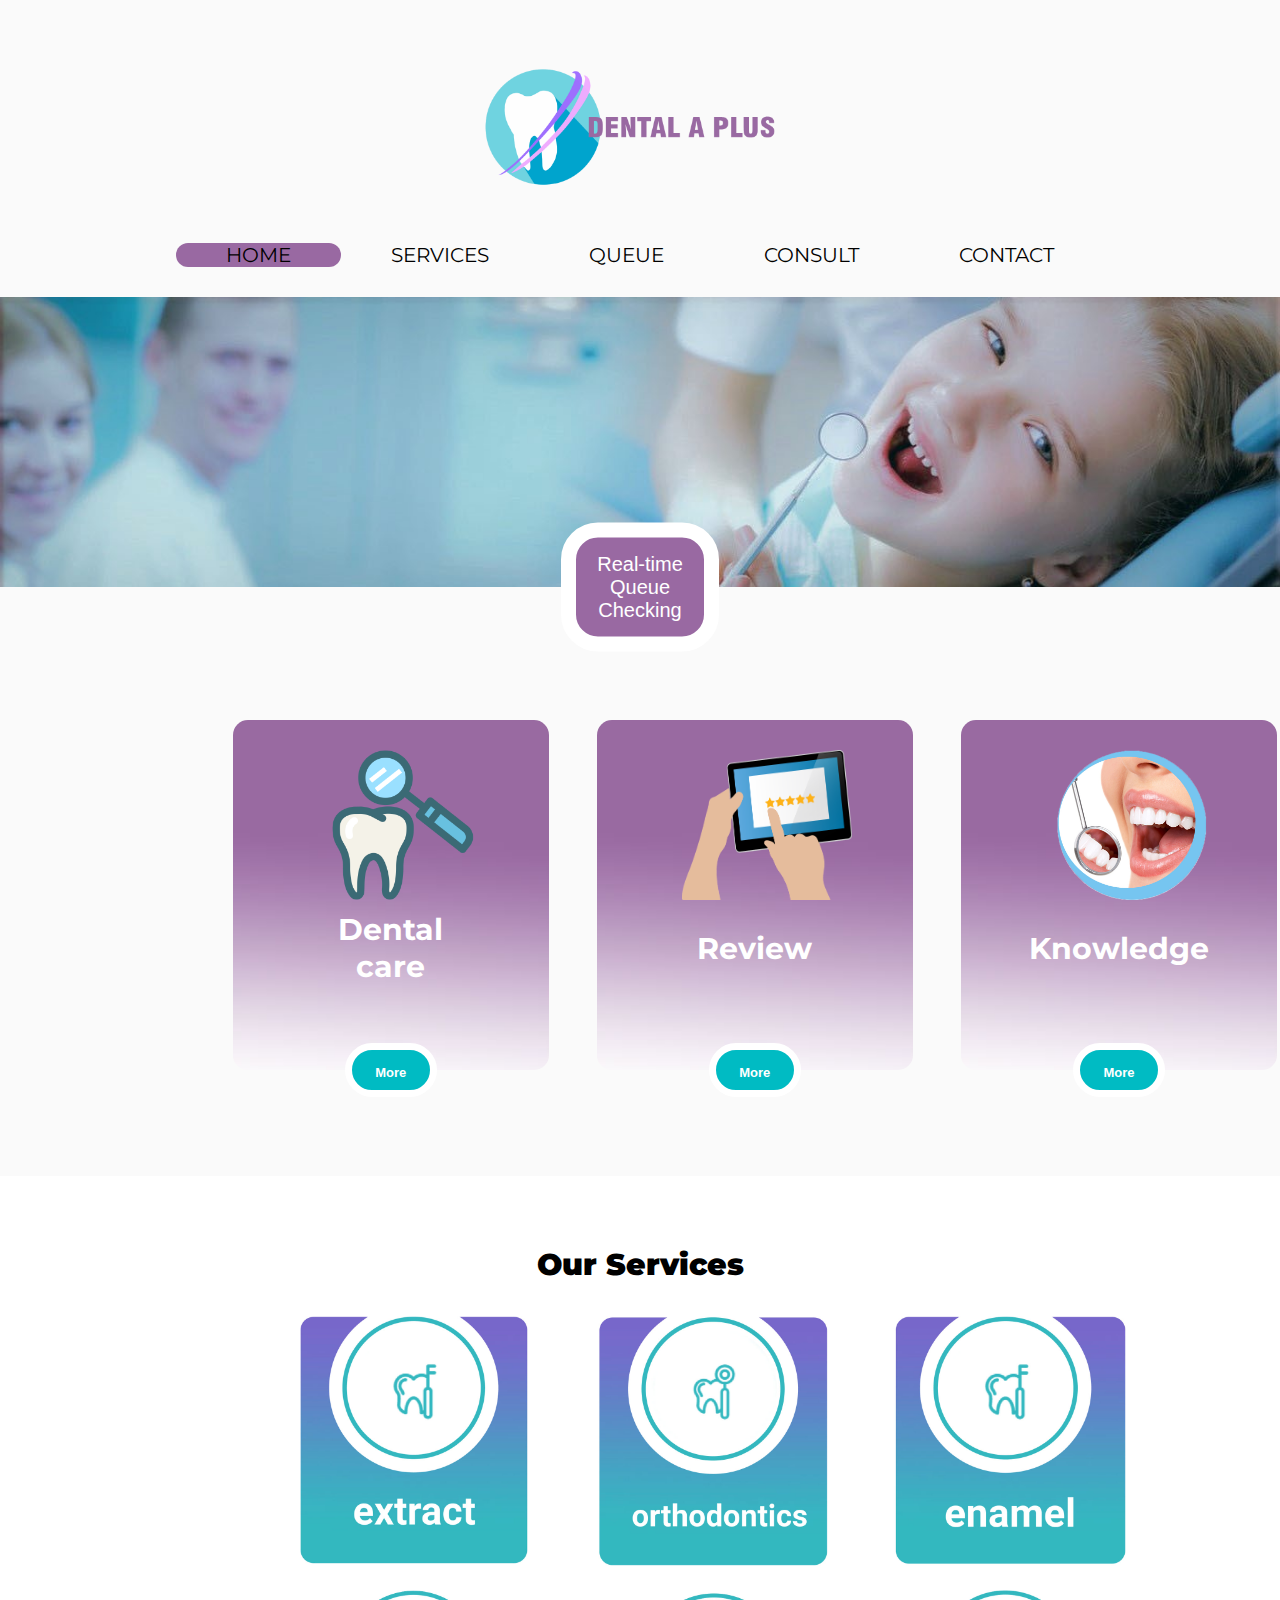
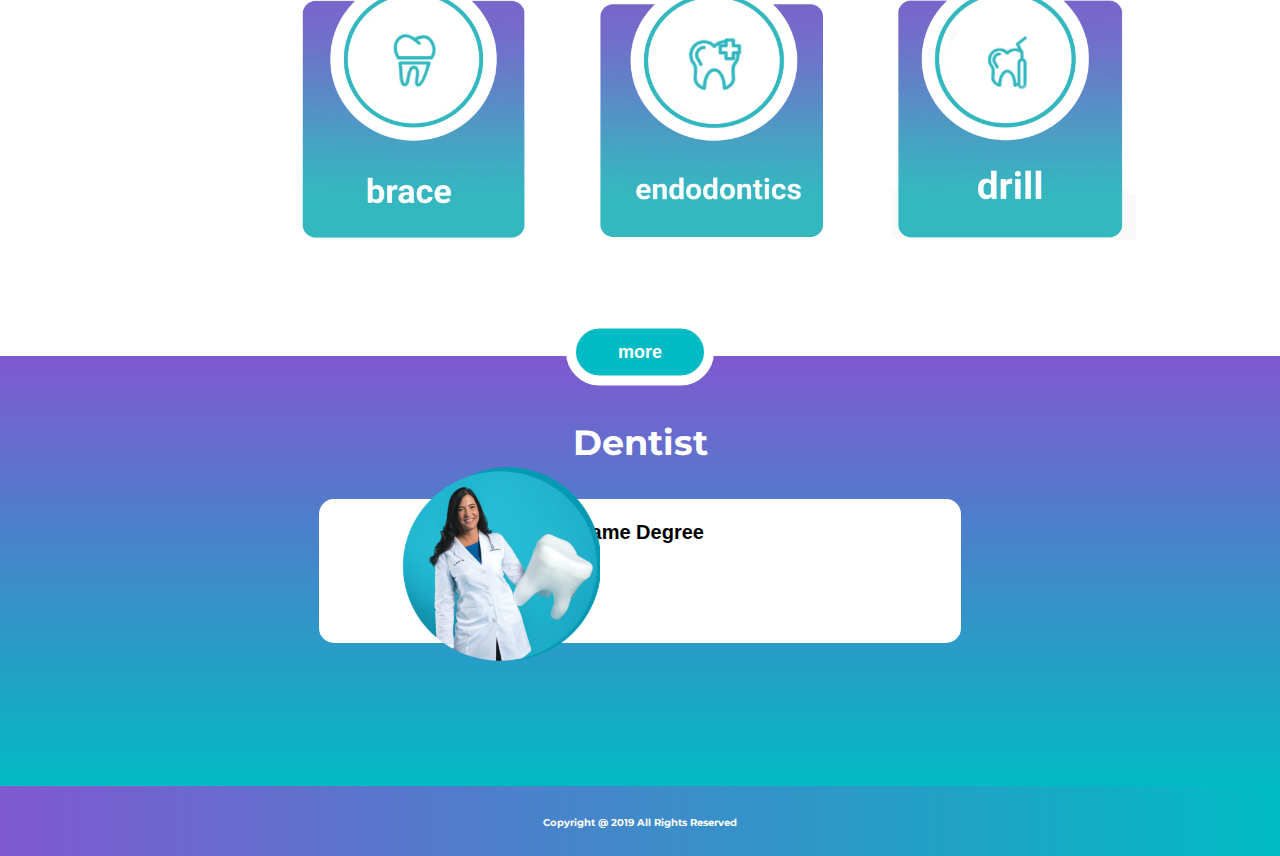
<file: index.html>
<!DOCTYPE html>
<html>
    <head>
        <meta charset="utf-8">
        <title>Dental A Plus - Home</title>
        <link rel="stylesheet" href="styles/style.css"/>
    </head>
    <body>
        <header>
            <a href="login.html" id="loginBtn">Login</a>
            <img src="images/logo.png">  
        </header>
        <nav id="navbar">
            <a href="index.html" id="current_page">HOME</a>
            <a href="#" >SERVICES</a>
            <a href="queue.html" >QUEUE</a>
            <a href="consult.html" >CONSULT</a>
            <a href="contact.html" >CONTACT</a>
            <div class="line"></div>
        </nav>
        <div id="web_header_home">
            <img id="head_home"src="images/baby_dent.jpg">
            <div class="center_bottom">
                <a href="#" class="queueButton">Real-time Queue Checking</a>
            </div>
        </div>

        <div style=" height: 100px;"></div>

        <div id="content_home">
            <table>
                <tr id="row_label">
                    <td><div id="content_table_home">
                            <img id="table_dentalcare"src="images/background_content_home.jpg">
                            <div class="top_content_home">
                                <img id="img_dentalcare" src="images/dentalCare_home.png">
                            </div>
                            <div class="center_content_home">
                                <p id="txt_content">Dental care</p>
                            </div>
                            <div class="center_bottom">
                                <a href="#" class="moreButton">More</a>
                            </div>
                        </div>
                    </td>
                    <td><div id="content_table_home">
                            <img id="table_dentalcare"src="images/background_content_home.jpg">
                            <div class="top_content_home">
                                <img id="img_review" src="images/review_home.png">
                            </div>
                            <div class="center_content_home">
                                <p id="txt_content">Review</p>
                            </div>
                            <div class="center_bottom">
                                <a href="#" class="moreButton">More</a>
                            </div>
                        </div>
                    </td>
                    <td><div id="content_table_home">
                            <img id="table_dentalcare"src="images/background_content_home.jpg">
                            <div class="top_content_home">
                                <img id="img_knowledge" src="images/knowledge_home.png">
                            </div>
                            <div class="center_content_home">
                                <p id="txt_content">Knowledge</p>
                            </div>
                            <div class="center_bottom">
                                <a href="#" class="moreButton">More</a>
                            </div>
                        </div>
                    </td>
                </tr>
            </table>
            <div style=" height: 100px;"></div>

        </div>
        <div class="content_services">
            <div style=" height: 50px;"></div>
            <h1 id="our_services">Our Services</h1>
            <table id="home_table">
                <tr id="row_label">
                    <td>
                        <img id="img_services" src="images/extract_home.jpg">
                    </td>
                    <td>
                        <img id="img_services" src="images/orthodontics_home.jpg">
                    </td>
                    <td>
                        <img id="img_services" src="images/enamel_home.jpg">
                    </td>
                </tr>
                <tr id="row_label">
                    <td><img id="img_services" src="images/brace_home.jpg"></td>
                    <td><img id="img_services" src="images/endodontics_home.jpg"></td>
                    <td><img id="img_services" src="images/drill_home.jpg"></td>
                </tr>
            </table>
            <div style=" height: 100px;"></div>
        </div>
  
        <div id="content_dentist">
            <div class="center_top_dentist">
                <a href="#" class="moreDentistButton">more</a>
            </div>
            <h3 id="dentist">Dentist</h3>
            <div class="name_degree">Name Degree</div>
            <div class="position_dentist">
                <img src="images/dentist_people.png">
            </div>
        </div>

        <div id="footer">Copyright @ 2019 All Rights Reserved</div>
    </body>
</html>
</file>
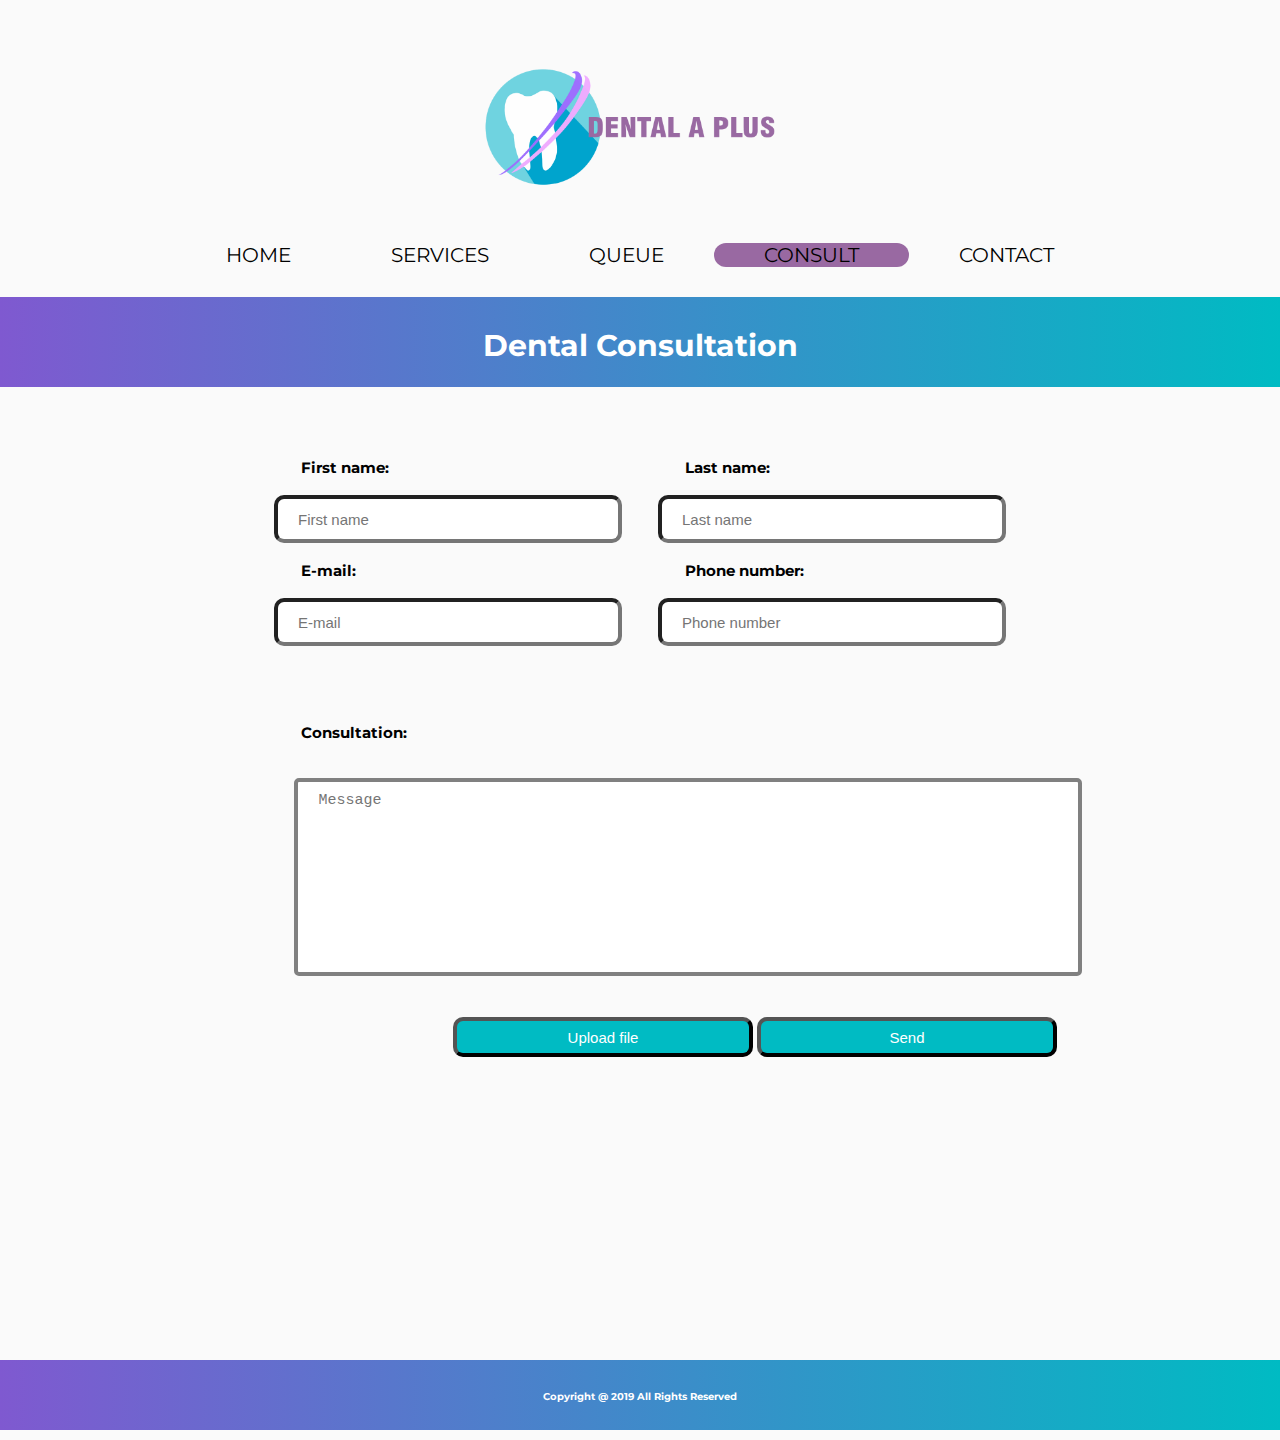
<file: consult.html>
<!DOCTYPE html>
<html>

<head>
    <meta charset="utf-8" name="viewport" content="width=device-width, initial-scale=1.0">
    <title>Dental A Plus - Consult</title>
    <link rel="stylesheet" href="styles/style.css" />
</head>

<body>
    <header>
        <a href="login.html" id="loginBtn">Login</a>
        <img src="images/logo.png">
    </header>
    <nav id="navbar">
        <a href="index.html">HOME</a>
        <a href="#">SERVICES</a>
        <a href="queue.html">QUEUE</a>
        <a href="consult.html" id="current_page">CONSULT</a>
        <a href="contact.html">CONTACT</a>
        <div class="line"></div>
    </nav>
    <div id="web_header">
        <p>Dental Consultation</p>
    </div>
    <div id="consult_inputBox">
        <form name="consult_form">
            <table id="consult_table">
                <tr id="row_label">
                    <td><label>First name: </label></td>
                    <td><label>Last name: </label></td>
                </tr>
                <tr>
                    <td><input type="text" required=" " name="consult_fname" placeholder="First name"></td>
                    <td><input type="text" required=" " name="consult_lname" placeholder="Last name"></td>
                </tr>
                <tr id="row_label">
                    <td><label>E-mail: </label></td>
                    <td><label>Phone number: </label></td>
                </tr>
                <tr>
                    <td><input type="email" required=" " name="consult_email" placeholder="E-mail"></td>
                    <td><input type="number" required=" " name="consult_phone" placeholder="Phone number"></td>
                </tr>
                <tr id="row_textArea">
                    <td><label>Consultation: </label></td>
                </tr>
            </table>

            <textarea id="consult_textArea" type="text" required=" " rows="10" cols="50"
                placeholder="Message"></textarea>

            <table>
                <tr>
                    <td>
                        <input id="uploadFile" type="submit" value="Upload file">
                    </td>
                    <td>
                        <input id="send" type="submit" value="Send">
                    </td>
                </tr>
            </table>
        </form>
    </div>
    <div id="free_space"></div>
    <div id="footer">Copyright @ 2019 All Rights Reserved</div>
</body>

</html>
</file>
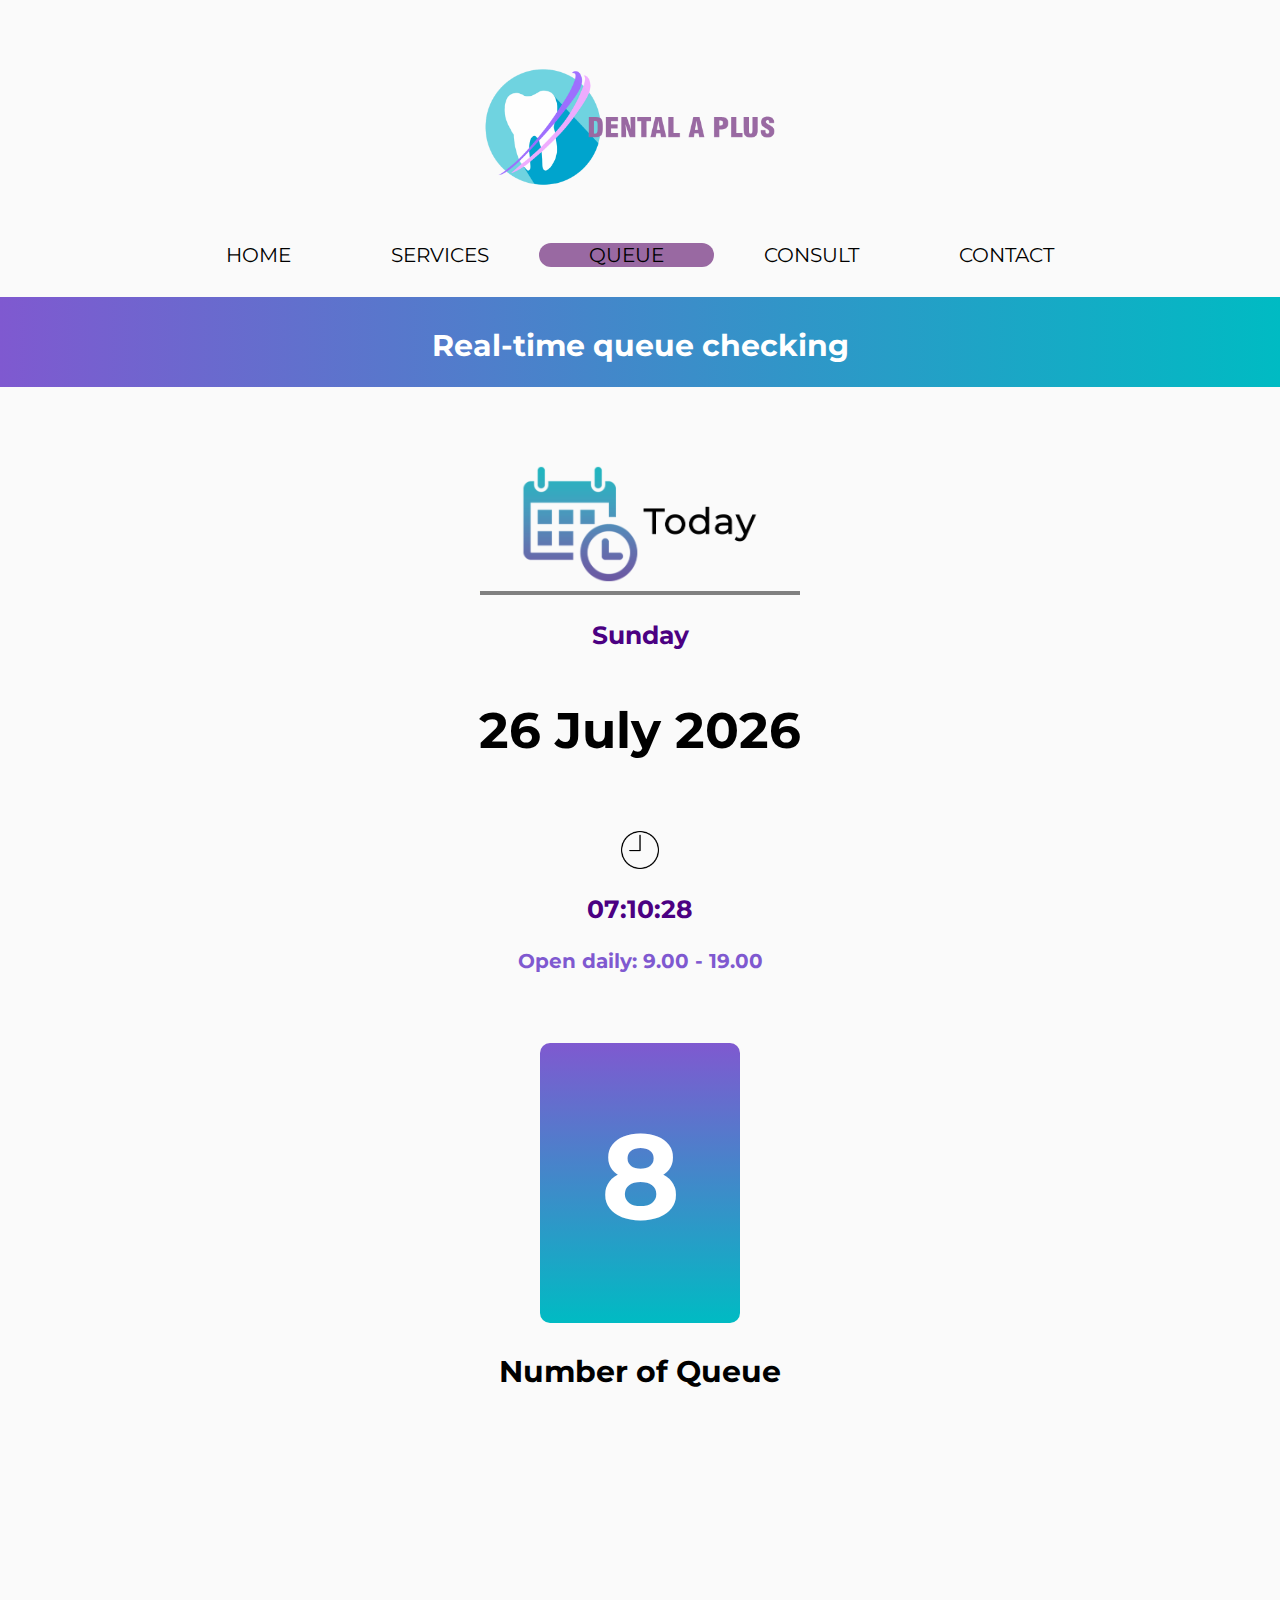
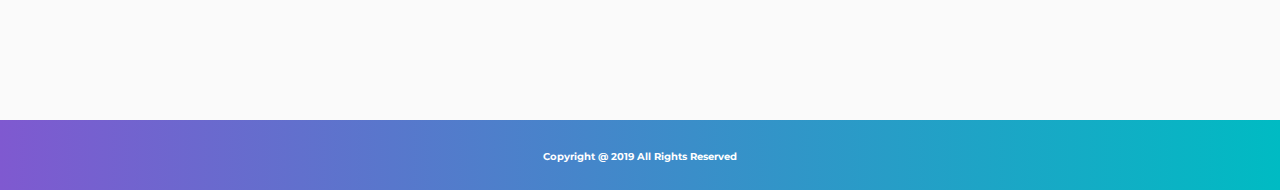
<file: queue.html>
<!DOCTYPE html>
<html>

<head>
    <meta charset="utf-8">
    <title>Dental A Plus - Consult</title>
    <link rel="stylesheet" href="styles/style.css" />
</head>

<body onload="renderTime();">
    <header>
        <a href="login.html" id="loginBtn">Login</a>
        
        <img src="images/logo.png">
    </header>
    <nav id="navbar">
        <a href="index.html">HOME</a>
        <a href="#">SERVICES</a>
        <a href="queue.html" id="current_page">QUEUE</a>
        <a href="consult.html">CONSULT</a>
        <a href="contact.html">CONTACT</a>
        <div class="line"></div>
        <div class="line"></div>
    </nav>
    <div id="web_header">
        <p>Real-time queue checking</p>
    </div>
    <div id="queue_calendar">
        <img src="images/calendar.png">
        <div id="sep_line">line</div>
        <p id="dateSeven"></p>
        <p id="dateDisplay"></p>
        <img src="images/time.png" style="width: 3%; ">
        <p id="clockDisplay"></p>
        <p id="para2">Open daily: 9.00 - 19.00</p>
    </div>
    <div>
        <p id="patient_queue">8</p>
        <p id="num_of_queue">Number of Queue</p>
    </div>
    <div id="free_space"></div>
    <div id="footer">Copyright @ 2019 All Rights Reserved</div>

    <script>
        function renderTime() {
            // Date 
            var myDate = new Date();
            var year = myDate.getYear();
            if (year < 1000) {
                year += 1900;
            }
            var day = myDate.getDay();
            var month = myDate.getMonth();
            var daym = myDate.getDate();
            var dayArray = new Array("Sunday", "Monday", "Tuesday", "Wednesday", "Thursday", "Friday", "Saturday");
            var monthArray = new Array("January", "February", "March", "April", "May", "June", "July", "August", "September", "October", "November", "December");
            // Date End

            // Time
            var currentTime = new Date();
            var hours = currentTime.getHours();
            var minutes = currentTime.getMinutes();
            var seconds = currentTime.getSeconds();

            if (hours == 24) {
                hours = 0;
            } else if (hours > 12) {
                hours = hours - 0;
            }
            if (hours < 10) {
                hours = "0" + hours;
            }
            if (minutes < 10) {
                minutes = "0" + minutes;
            }
            if (seconds < 10) {
                seconds = "0" + seconds;
            }

            var myDay = document.getElementById("dateSeven");
            var myDate = document.getElementById("dateDisplay");
            var myClock = document.getElementById("clockDisplay");

            myDay.innerHTML = dayArray[day];
            myDate.innerHTML = daym + " " + monthArray[month] + " " + year;
            myClock.innerHTML = hours + ":" + minutes + ":" + seconds;

            setTimeout('renderTime()', 1000);
        }
        renderTime();
    </script>

</body>

</html>
</file>
<file: styles/style.css>
@import url('https://fonts.googleapis.com/css?family=Montserrat&display=swap');

html, body {
  margin: 0;
  padding: 0;
  width: 100%;
  height: 900px;
}

html {
  font-size: 10px;
  background-color: #fafafa;
  font-family: "Montserrat", sans-serif;
}

img {
  width: 25%;
  display: block;
  margin: 0 auto;
  cursor: pointer;
}

#loginBtn {
  border: 1px solid #9969A2;
  border-radius: 1em;
  background-color: #9969A2;
  color: white;
  padding: 10px 10px;
  font-size: 15px;
  cursor: pointer;
  margin: 0 auto;
  transition: 0.8s;
  position: relative;
  overflow: hidden;
  width: 75px;
  right: -1365px;
}

#navbar {
  display: flex;
  justify-content: center;
  list-style: none;
}

#navbar a {
  text-decoration: none;
  text-transform: uppercase;
  font-size: 20px;
  padding: 0 50px;
  color: black;
}

#navbar a:hover, #current_page {
  border-radius: 25px;
  background: #9969A2;
  color: white;
}
/* page Home */
#web_header_home{
  position: relative;
  margin-top: 30px;
}
#head_home,#img_dentist{
  width: 100%;
}

/* position */
.center_bottom {
  position: absolute;
  top: 100%;
  left: 50%;
  transform: translate(-50%, -50%);
}
.top_content_home{
  position: absolute;
  top: 30%;
  left: 54%;
  transform: translate(-50%, -50%);
}
.center_content_home{
  position: absolute;
  top: 65%;
  left: 50%;
  transform: translate(-50%, -50%);
}
.center_top_dentist{
  position: absolute;
  top: -1%;
  left: 50%;
  transform: translate(-50%, -50%);
}
.position_dentist{
  position: absolute;
  bottom: 120px;
  left: 100px;
  width: 800px;
}
.name_degree{
  position: absolute;
  top: 50%;
  left: 50%;
  transform: translate(-50%, -50%);
}
/***Button***/
.moreDentistButton{
  background-color:#00bbc3;
	border-radius:37px;
	border:10px solid #ffffff;
	display:inline-block;
	cursor:pointer;
	color:#ffffff;
	font-family:Arial;
	font-size:18px;
	padding:13px 14px;
  text-decoration:none;
  width: 100px;
  text-align: center;
}
.moreDentistButton:hover {
	background-color:#00bbc3;
}
.moreDentistButton:active {
	position:relative;
	top:1px;
}
.queueButton {
	background-color:#9969a2;
	border-radius:37px;
	border:15px solid #ffffff;
	display:inline-block;
	cursor:pointer;
	color:#ffffff;
	font-family:Arial;
	font-size:20px;
	padding:15px 14px;
  text-decoration:none;
  width: 100px;
  text-align: center;
}
.queueButton:hover {
	background-color:#9969a2;
}
.queueButton:active {
	position:relative;
	top:1px;
}
/* content */
#content_home{
  display: inline-block;
  margin-left: 14.5%;
}
#content_table_home{
  position: relative;
  margin-top: 30px;
}
#table_dentalcare{
  width: 100%;
  height: 350px;
  border-radius:15px;
}
#home_table{
  display: inline-block;
  margin-left: 19%;
}
/**********/
.moreButton{
	background-color:#00bbc3;
	border-radius:37px;
	border:7px solid #ffffff;
	display:inline-block;
	cursor:pointer;
	color:#ffffff;
	font-family:Arial;
	font-size:13px;
	padding:15px 14px;
  text-decoration:none;
  width: 50px;
  text-align: center;
  height: 10px;
}
.moreButton:hover {
	background-color:#9969a2;
}
.moreButton:active {
	position:relative;
	top:1px;
}
/* text content*/
#txt_content{
  color: white;
  font-size: 30px;
  text-align: center;
  font-weight: bold;
}
/* img content */
#img_dentalcare,#img_knowledge{
  width: 150px;
  height: 150px;
}
#img_review{
  width: 170px;
  height: 150px;
}
#img_services{
    width: 250px;
    margin-bottom: 10px;
    margin-top: 10px;
}
#img_dentist{
  height: 10%;
}
/* our services */
#our_services{
  text-align: center;
  font-weight: 900;
  font-size: 30px;
}
.content_services{
  background-color: white ;
}
/* last home */
#content_dentist{
  text-align: center;
  background-image: linear-gradient(to bottom, #7f59d0 , #00bbc3);
  height: 400px;
  font-size: 30px;
  font-weight: bold;
  color: white;
  padding-top: 30px;
  position: relative;
}
.name_degree{
  background-color:#ffffff;
	border-radius:15px;
	border:7px solid #ffffff;
	display:inline-block;
	cursor:pointer;
	color:black;
	font-family:Arial;
	font-size:20px;
	padding:15px 14px;
  text-decoration:none;
  width: 600px;
  text-align: center;
  height: 100px;
}

/* page: consult */

#web_header p {
  text-align: center;
  background-image: linear-gradient(to right, #7f59d0 , #00bbc3);
  height: 60px;
  font-size: 30px;
  font-weight: bold;
  color: white;
  padding-top: 30px;
}

#consult_inputBox input {
  position: relative;
  border-radius: 10px;
  width: 300px;
  height: 40px;
  font-size: 15px;
  padding: 0 20px;
  border-width: 4px;
}

#consult_inputBox input:focus, #consult_textArea:focus {
  border-color: #7f59d0;
}

#consult_table {
  border-collapse: collapse;
  border-color: #7f59d0;
  border-width: 10px;
  width: 60%;
  text-align: center;
  margin-left:auto;
  margin-right:auto;
  margin-top: 70px;
  padding: 1px;
}

#consult_table td {
  height: 80px;
}

#row_label td {
  text-align: left;
  height: 15px;
  font-size: 15px;
  font-weight: bold;
  padding-left: 45px;
}

#row_textArea td {
  text-align: left;
  height: 15px;
  font-size: 15px;
  font-weight: bold;
  padding-left: 45px;
  padding-top: 60px;
}

#consult_textArea {
  position: relative;
  border-radius: 5px;
  margin-top: 35px;
  left: 23%;
  width: 740px;
  font-size: 15px;
  padding: 10px 20px;
  border-width: 4px;
  border-color: gray;
  resize: none;
}

#uploadFile {
  border-radius: 5px;
  margin-top: 35px;
  width: 200px;
  height: 70px;
  font-size: 20px;
  color: white;
  background-color: #00bbc3;
  position: relative;
  overflow: hidden;
  left: 150%;
}

#send {
  border-radius: 5px;
  margin-top: 35px;
  width: 200px;
  height: 70px;
  font-size: 20px;
  color: white;
  background-color: #00bbc3;
  position: relative;
  overflow: hidden;
  left: 150%;
}

#uploadFile:hover, #send:hover {
  background-color: black;
}

/* Page: queue */
#queue_calendar img {
  margin-top: 70px;
  width: 20%;
}

#sep_line {
  background-color: gray;
  color: gray;
  font-size: 1px;
  width: 25%;
  height: 4px;
  display: block;
  margin: 0 auto;
}

#dateSeven {
  text-align: center;
  font-size: 25px;
  color: #4B0082;
  font-weight: bold;
}

#dateDisplay {
  text-align: center;
  font-size: 50px;
  color: black;
  font-weight: bold;
}

#clockDisplay {
  text-align: center;
  font-size: 25px;
  color: #4B0082;
  font-weight: bold;
}

#para2 {
  text-align: center;
  font-size: 20px;
  color: #7f59d0;
  font-weight: bold;
  margin-bottom: 70px;
}

#patient_queue {
  background-image: linear-gradient(#7f59d0 , #00bbc3);
  color: white;
  font-size: 120px;
  font-weight: bold;
  width: 200px;
  height: 220px;
  border-radius: 10px;
  text-align: center;
  padding-top: 60px;
  display: block;
  margin: 0 auto;
}

#num_of_queue {
  text-align: center;
  font-size: 30px;
  color: black;
  font-weight: bold;
}

#free_space {
  height: 300px;
}

#footer {
  text-align: center;
  background-image: linear-gradient(to right, #7f59d0 , #00bbc3);
  height: 40px;
  font-size: 10px;
  font-weight: bold;
  color: white;
  padding-top: 30px;
  
}
</file>
